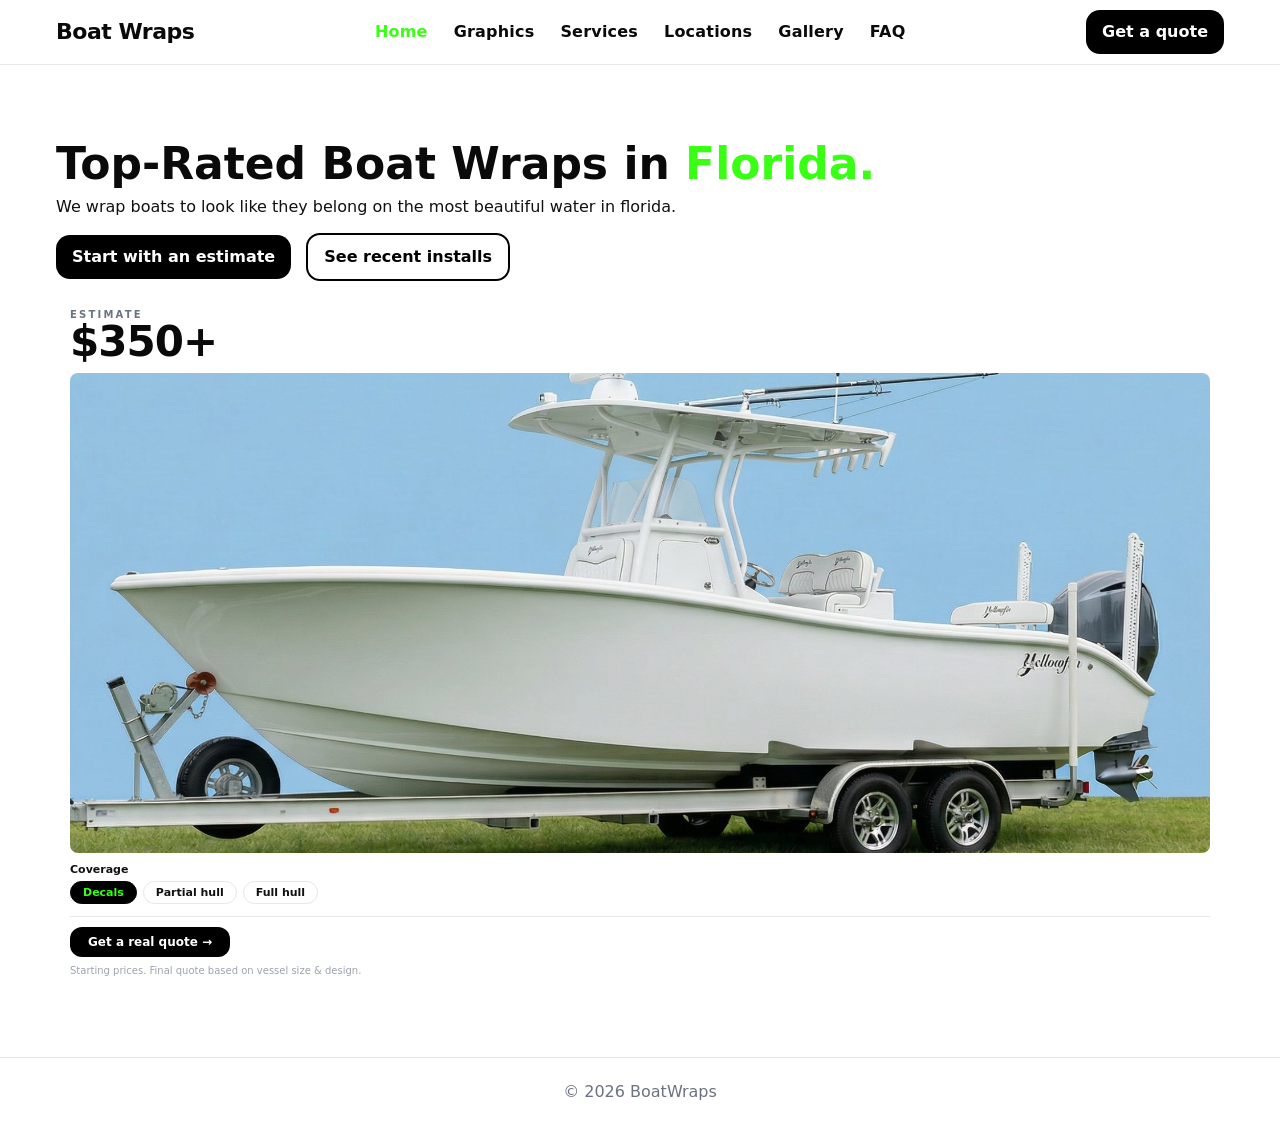
<file: index.html>
<!DOCTYPE html>
<html lang="en">
<head>
  <meta charset="UTF-8">
  <meta name="viewport" content="width=device-width, initial-scale=1.0">
  <title>Boat Wraps — Top Rated Boat Wraps in Florida</title>
  <link rel="stylesheet" href="styles.css">
  <style>
    #estimateFrame{
      width:100%; height:720px;
      border:0; display:block; overflow:hidden;
    }
    @media (max-width:1200px){ #estimateFrame{ height:760px !important; } }
    @media (max-width:900px){  #estimateFrame{ height:820px !important; } }
    @media (max-width:600px){  #estimateFrame{ height:900px !important; } }
  </style>
</head>
<body>

<header class="header">
  <div class="header-inner">
    <span class="logo" style="font-size:22px;font-weight:900;letter-spacing:-0.5px;">Boat Wraps</span>
    <nav class="nav">
      <a href="index.html">Home</a>
      <a href="graphics.html">Graphics</a>
      <a href="services.html">Services</a>
      <a href="area.html">Locations</a>
      <a href="gallery.html">Gallery</a>
      <a href="faq.html">FAQ</a>
    </nav>
    <a class="cta" href="contact.html">Get a quote</a>
  </div>
</header>

<main class="section">
  <section class="hero">
    <h1>Top-Rated Boat Wraps in <em>Florida.</em></h1>
    <p class="lead">We wrap boats to look like they belong on the most beautiful water in florida.</p>
    <p>
      <a class="cta" href="contact.html">Start with an estimate</a>
      <a class="cta ghost" href="gallery.html" style="background:transparent;border:2px solid #000;color:#000;margin-left:10px;">See recent installs</a>
    </p>
  </section>

  <section class="estimate-wrap">
    <iframe id="estimateFrame" src="price-estimate.html" scrolling="no"></iframe>
  </section>
</main>

<footer class="footer">
  © <script>document.write(new Date().getFullYear())</script> BoatWraps
</footer>

<script>
(function () {
  var path = (location.pathname.split('/').pop() || 'index.html')
    .split('?')[0].split('#')[0].toLowerCase();
  document.querySelectorAll('.nav a').forEach(function (a) {
    var href = (a.getAttribute('href') || '').split('?')[0].split('#')[0].toLowerCase();
    if (href === path || (path === '' && href === 'index.html')) {
      a.classList.add('active');
    }
  });
  if (path === 'contact.html') {
    var cta = document.querySelector('.cta');
    if (cta) cta.classList.add('active');
  }
})();
</script>
</body>
</html>
</file>
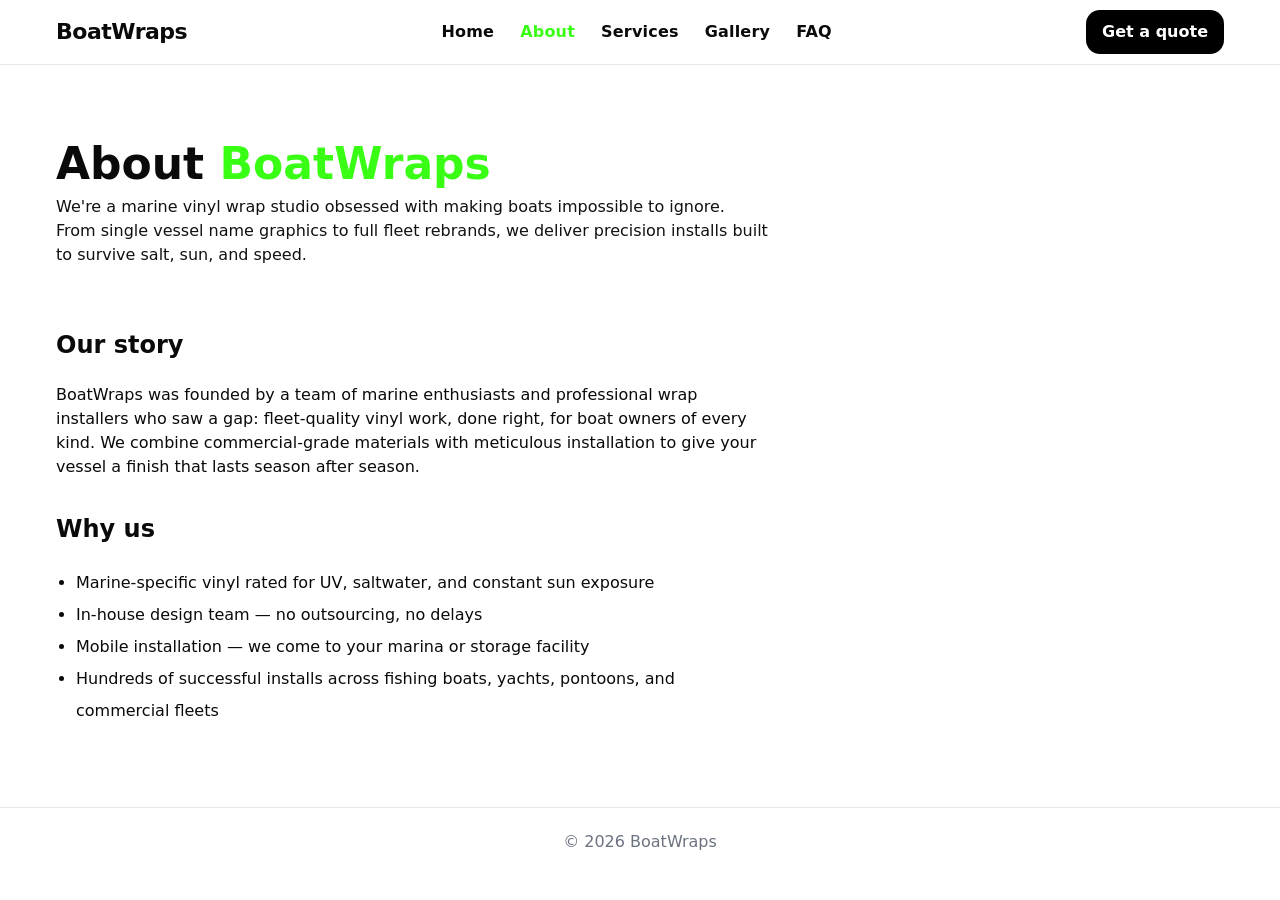
<file: about.html>
<!DOCTYPE html>
<html lang="en">
<head>
  <meta charset="UTF-8">
  <meta name="viewport" content="width=device-width, initial-scale=1.0">
  <title>About — BoatWraps</title>
  <link rel="stylesheet" href="styles.css">
</head>
<body>

<header class="header">
  <div class="header-inner">
    <span class="logo" style="font-size:22px;font-weight:900;letter-spacing:-0.5px;">BoatWraps</span>
    <nav class="nav">
      <a href="index.html">Home</a>
      <a href="about.html">About</a>
      <a href="services.html">Services</a>
      <a href="gallery.html">Gallery</a>
      <a href="faq.html">FAQ</a>
    </nav>
    <a class="cta" href="contact.html">Get a quote</a>
  </div>
</header>

<main class="section">
  <section class="hero">
    <h1>About <em>BoatWraps</em></h1>
    <p class="lead">We're a marine vinyl wrap studio obsessed with making boats impossible to ignore. From single vessel name graphics to full fleet rebrands, we deliver precision installs built to survive salt, sun, and speed.</p>
  </section>

  <section style="padding:24px 0;max-width:70ch;">
    <h2>Our story</h2>
    <p>BoatWraps was founded by a team of marine enthusiasts and professional wrap installers who saw a gap: fleet-quality vinyl work, done right, for boat owners of every kind. We combine commercial-grade materials with meticulous installation to give your vessel a finish that lasts season after season.</p>

    <h2 style="margin-top:32px;">Why us</h2>
    <ul style="padding-left:20px;line-height:2;">
      <li>Marine-specific vinyl rated for UV, saltwater, and constant sun exposure</li>
      <li>In-house design team — no outsourcing, no delays</li>
      <li>Mobile installation — we come to your marina or storage facility</li>
      <li>Hundreds of successful installs across fishing boats, yachts, pontoons, and commercial fleets</li>
    </ul>
  </section>
</main>

<footer class="footer">
  © <script>document.write(new Date().getFullYear())</script> BoatWraps
</footer>

<script>
(function () {
  var path = (location.pathname.split('/').pop() || 'index.html').split('?')[0].split('#')[0].toLowerCase();
  document.querySelectorAll('.nav a').forEach(function (a) {
    var href = (a.getAttribute('href') || '').split('?')[0].split('#')[0].toLowerCase();
    if (href === path || (path === '' && href === 'index.html')) a.classList.add('active');
  });
})();
</script>
</body>
</html>
</file>
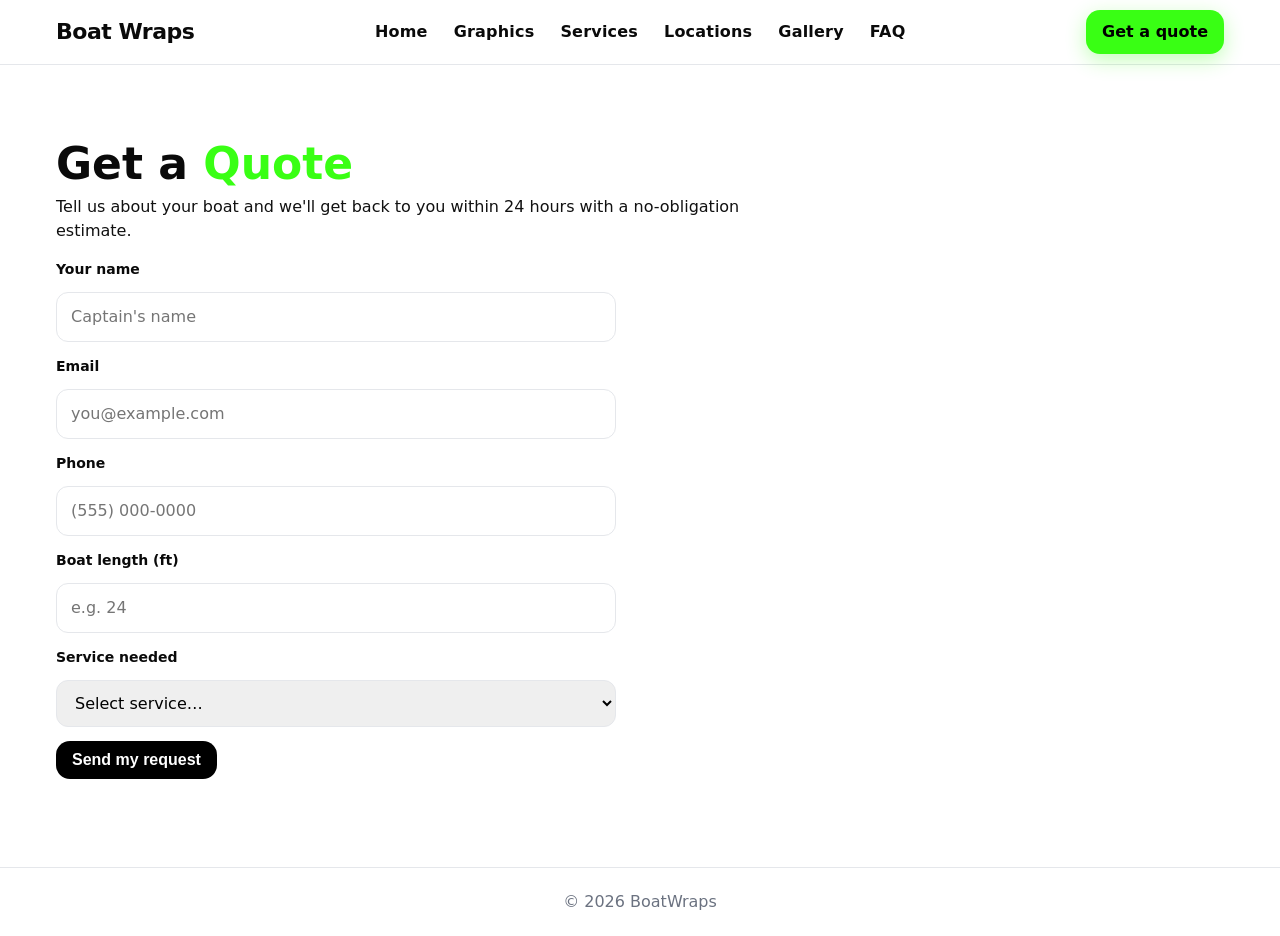
<file: contact.html>
<!DOCTYPE html>
<html lang="en">
<head>
  <meta charset="UTF-8">
  <meta name="viewport" content="width=device-width, initial-scale=1.0">
  <title>Get a Quote — BoatWraps</title>
  <link rel="stylesheet" href="styles.css">
</head>
<body>
<header class="header">
  <div class="header-inner">
    <span class="logo" style="font-size:22px;font-weight:900;letter-spacing:-0.5px;">Boat Wraps</span>
    <nav class="nav">
      <a href="index.html">Home</a>
      <a href="graphics.html">Graphics</a>
      <a href="services.html">Services</a>
      <a href="area.html">Locations</a>
      <a href="gallery.html">Gallery</a>
      <a href="faq.html">FAQ</a>
    </nav>
    <a class="cta" href="contact.html">Get a quote</a>
  </div>
</header>

<main class="section">
  <section class="hero">
    <h1>Get a <em>Quote</em></h1>
    <p class="lead">Tell us about your boat and we'll get back to you within 24 hours with a no-obligation estimate.</p>
  </section>

  <!-- STEP 1: Sign up free at formspree.io                          -->
  <!-- STEP 2: Create a new form — you'll get an ID like "xyzabcde" -->
  <!-- STEP 3: Replace YOUR_FORM_ID below with that ID               -->
  <form
    action="https://formspree.io/f/xlgoalba"
    method="POST"
    style="max-width:560px;display:grid;gap:14px;padding-bottom:48px;"
    id="quoteForm"
  >

    <div class="grid">
      <label style="font-weight:600;font-size:14px;">Your name</label>
      <input class="input" type="text" name="name" placeholder="Captain's name" required>
    </div>

    <div class="grid">
      <label style="font-weight:600;font-size:14px;">Email</label>
      <input class="input" type="email" name="email" placeholder="you@example.com" required>
    </div>

    <div class="grid">
      <label style="font-weight:600;font-size:14px;">Phone</label>
      <input class="input" type="tel" name="phone" placeholder="(555) 000-0000" required>
    </div>

    <div class="grid">
      <label style="font-weight:600;font-size:14px;">Boat length (ft)</label>
      <input class="input" type="number" name="length" placeholder="e.g. 24" min="8" max="200">
    </div>

    <div class="grid">
      <label style="font-weight:600;font-size:14px;">Service needed</label>
      <select class="input" name="service">
        <option value="">Select service…</option>
        <option>Full hull wrap</option>
        <option>Partial wrap / accent graphics</option>
        <option>Vessel lettering</option>
        <option>Fleet branding</option>
        <option>Sponsor graphics</option>
        <option>Wrap removal</option>
        <option>Not sure — need advice</option>
      </select>
    </div>

    <!-- Makes the email subject line readable in your inbox -->
    <input type="hidden" name="_subject" value="New BoatWraps Quote Request">

    <!-- Sends the user back to your contact page with ?sent=1 so the thank-you message shows -->
    <input type="hidden" name="_next" value="https://radomski13.github.io/BoatWraps/contact.html?sent=1">

    <button type="submit" class="cta" style="justify-self:start;border:none;cursor:pointer;font-size:16px;">Send my request</button>

    <p id="formMsg" style="display:none;color:var(--brand-green);font-weight:700;">
      Thanks! We'll be in touch within 24 hours.
    </p>

  </form>
</main>

<footer class="footer">
  © <script>document.write(new Date().getFullYear())</script> BoatWraps
</footer>

<script>
(function () {
  // Show success message if Formspree redirected back with ?sent=1
  if (window.location.search.includes('sent=1')) {
    document.getElementById('formMsg').style.display = 'block';
  }

  var path = (location.pathname.split('/').pop() || 'index.html').split('?')[0].split('#')[0].toLowerCase();
  document.querySelectorAll('.nav a').forEach(function (a) {
    var href = (a.getAttribute('href') || '').split('?')[0].split('#')[0].toLowerCase();
    if (href === path || (path === '' && href === 'index.html')) a.classList.add('active');
  });
  if (path === 'contact.html') {
    var cta = document.querySelector('.header .cta');
    if (cta) cta.classList.add('active');
  }
})();
</script>
</body>
</html>
</file>
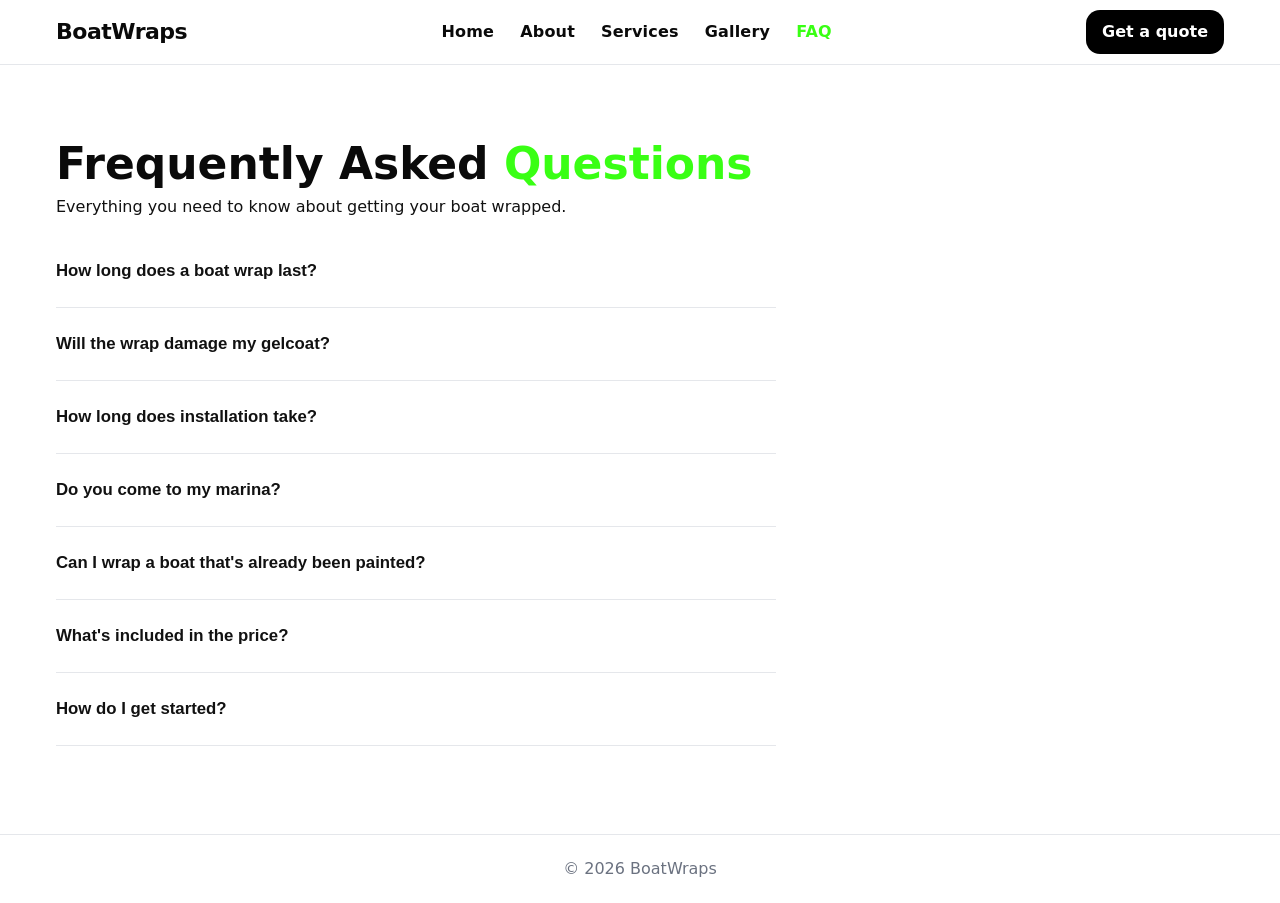
<file: faq.html>
<!DOCTYPE html>
<html lang="en">
<head>
  <meta charset="UTF-8">
  <meta name="viewport" content="width=device-width, initial-scale=1.0">
  <title>FAQ — BoatWraps</title>
  <link rel="stylesheet" href="styles.css">
</head>
<body>

<header class="header">
  <div class="header-inner">
    <span class="logo" style="font-size:22px;font-weight:900;letter-spacing:-0.5px;">BoatWraps</span>
    <nav class="nav">
      <a href="index.html">Home</a>
      <a href="about.html">About</a>
      <a href="services.html">Services</a>
      <a href="gallery.html">Gallery</a>
      <a href="faq.html">FAQ</a>
    </nav>
    <a class="cta" href="contact.html">Get a quote</a>
  </div>
</header>

<main class="section">
  <section class="hero">
    <h1>Frequently Asked <em>Questions</em></h1>
    <p class="lead">Everything you need to know about getting your boat wrapped.</p>
  </section>

  <div style="max-width:720px;padding-bottom:48px;">

    <div class="faq-item">
      <button class="faq-question">How long does a boat wrap last?</button>
      <div class="faq-answer"><p>With proper care, a marine-grade vinyl wrap typically lasts 5–7 years. Rinsing with fresh water after saltwater use and avoiding pressure washing directly on edges will maximize lifespan.</p></div>
    </div>

    <div class="faq-item">
      <button class="faq-question">Will the wrap damage my gelcoat?</button>
      <div class="faq-answer"><p>No — when installed and removed correctly, vinyl wraps protect gelcoat rather than damage it. We use professional-grade cast vinyl and removal techniques that leave your hull pristine.</p></div>
    </div>

    <div class="faq-item">
      <button class="faq-question">How long does installation take?</button>
      <div class="faq-answer"><p>Most single vessels are completed in one day. Larger yachts or multi-vessel fleet jobs may take 2–3 days. We'll give you a firm timeline with your quote.</p></div>
    </div>

    <div class="faq-item">
      <button class="faq-question">Do you come to my marina?</button>
      <div class="faq-answer"><p>Yes. We offer mobile installation and can work at your marina, boatyard, or dry storage facility. We handle the logistics — you just show up to the reveal.</p></div>
    </div>

    <div class="faq-item">
      <button class="faq-question">Can I wrap a boat that's already been painted?</button>
      <div class="faq-answer"><p>In most cases, yes. We'll inspect the surface condition during consultation. As long as the paint is well-adhered with no peeling or bubbling, vinyl wraps adhere cleanly over painted hulls.</p></div>
    </div>

    <div class="faq-item">
      <button class="faq-question">What's included in the price?</button>
      <div class="faq-answer"><p>Every quote includes design, print, laminate, and installation. There are no hidden fees — the number we give you is the number you pay.</p></div>
    </div>

    <div class="faq-item">
      <button class="faq-question">How do I get started?</button>
      <div class="faq-answer"><p>Hit the "Get a quote" button, fill in your boat details, and we'll be in touch within 24 hours with a no-obligation estimate.</p></div>
    </div>

  </div>
</main>

<footer class="footer">
  © <script>document.write(new Date().getFullYear())</script> BoatWraps
</footer>

<script>
(function () {
  var path = (location.pathname.split('/').pop() || 'index.html').split('?')[0].split('#')[0].toLowerCase();
  document.querySelectorAll('.nav a').forEach(function (a) {
    var href = (a.getAttribute('href') || '').split('?')[0].split('#')[0].toLowerCase();
    if (href === path || (path === '' && href === 'index.html')) a.classList.add('active');
  });

  document.querySelectorAll('.faq-question').forEach(function(btn){
    btn.addEventListener('click', function(){
      var answer = this.nextElementSibling;
      var isOpen = answer.style.maxHeight && answer.style.maxHeight !== '0px';
      document.querySelectorAll('.faq-answer').forEach(function(a){ a.style.maxHeight = '0px'; });
      document.querySelectorAll('.faq-question').forEach(function(b){ b.classList.remove('active'); });
      if(!isOpen){
        answer.style.maxHeight = answer.scrollHeight + 'px';
        this.classList.add('active');
      }
    });
  });
})();
</script>
</body>
</html>
</file>
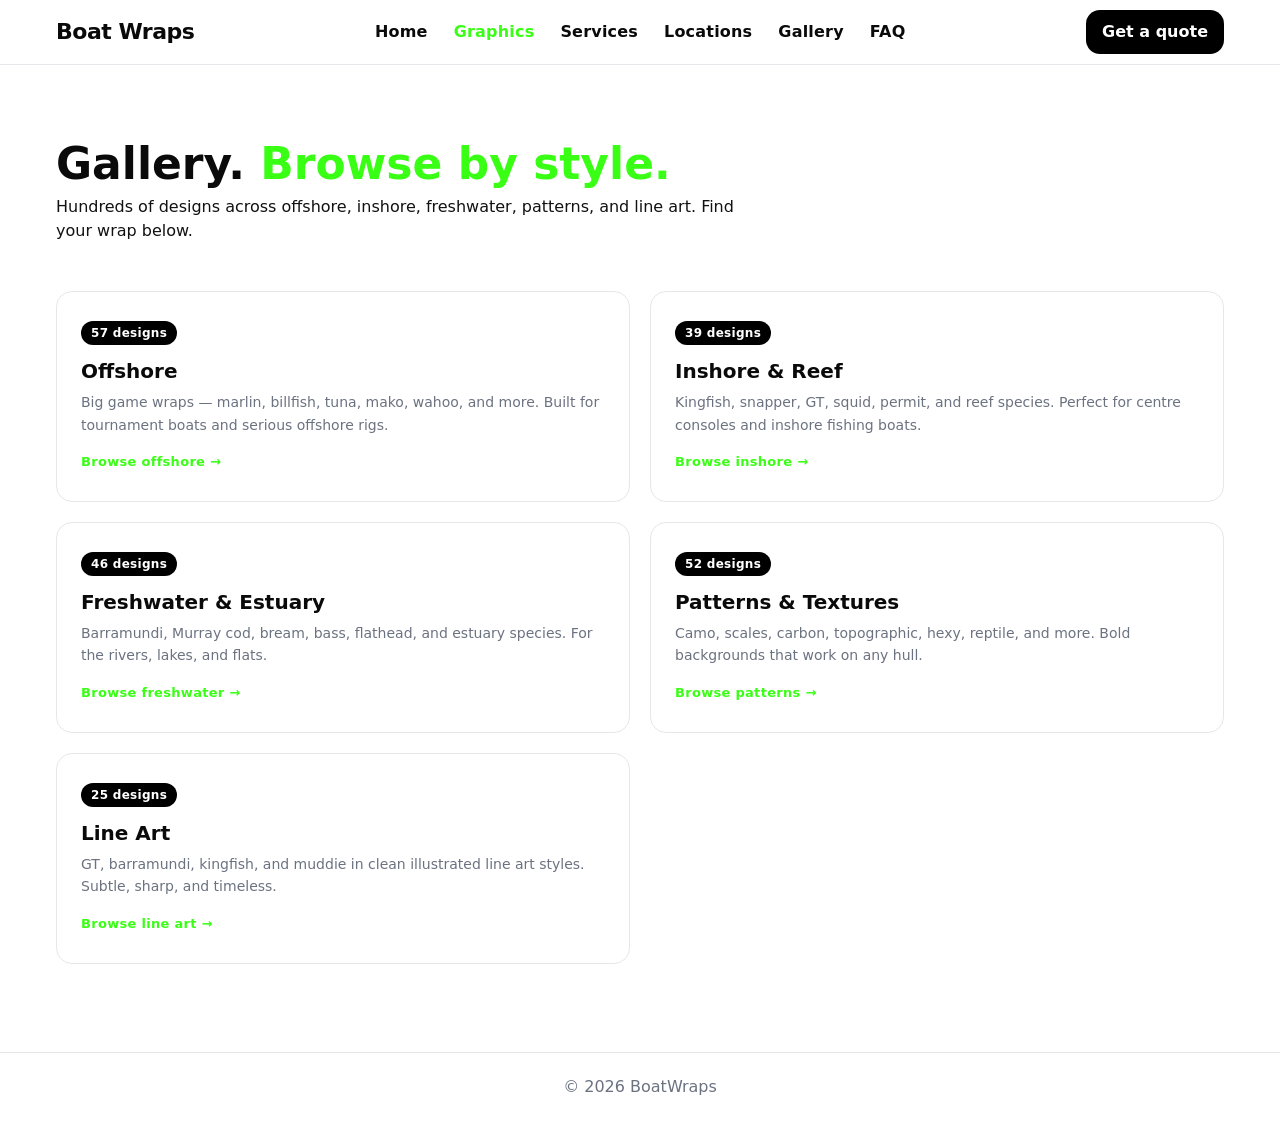
<file: graphics.html>
<!DOCTYPE html>
<html lang="en">
<head>
  <meta charset="UTF-8">
  <meta name="viewport" content="width=device-width, initial-scale=1.0">
  <title>Boat Graphics — Boat Wraps</title>
  <link rel="stylesheet" href="styles.css">
  <style>
    .gallery-hub {
      display: grid;
      grid-template-columns: 1fr 1fr;
      gap: 20px;
      padding: 32px 0 48px;
    }

    @media (max-width: 600px) {
      .gallery-hub { grid-template-columns: 1fr; }
    }

    .hub-card {
      display: block;
      text-decoration: none;
      border: 1px solid var(--border);
      border-radius: 16px;
      padding: 28px 24px;
      transition: box-shadow 0.15s ease, transform 0.15s ease, border-color 0.15s ease;
      color: var(--ink);
    }

    .hub-card:hover {
      box-shadow: 0 8px 24px rgba(0,0,0,0.08);
      transform: translateY(-2px);
      border-color: var(--brand-green);
    }

    .hub-card .count {
      display: inline-block;
      background: #000;
      color: #fff;
      font-size: 12px;
      font-weight: 700;
      padding: 3px 10px;
      border-radius: 999px;
      margin-bottom: 14px;
      letter-spacing: 0.3px;
    }

    .hub-card:hover .count {
      background: var(--brand-green);
      color: #000;
    }

    .hub-card h2 {
      font-size: 20px;
      font-weight: 900;
      margin: 0 0 8px;
      line-height: 1.2;
    }

    .hub-card p {
      font-size: 14px;
      color: var(--muted);
      margin: 0;
      line-height: 1.6;
    }

    .hub-card .arrow {
      display: inline-block;
      margin-top: 16px;
      font-size: 13px;
      font-weight: 700;
      color: var(--brand-green);
      letter-spacing: 0.3px;
    }
  </style>
</head>
<body>

<header class="header">
  <div class="header-inner">
    <span class="logo" style="font-size:22px;font-weight:900;letter-spacing:-0.5px;">Boat Wraps</span>
    <nav class="nav">
      <a href="index.html">Home</a>
      <a href="graphics.html">Graphics</a>
      <a href="services.html">Services</a>
      <a href="area.html">Locations</a>
      <a href="gallery.html">Gallery</a>
      <a href="faq.html">FAQ</a>
    </nav>
    <a class="cta" href="contact.html">Get a quote</a>
  </div>
</header>

<main class="section">
  <section class="hero">
    <h1>Gallery. <em>Browse by style.</em></h1>
    <p class="lead">Hundreds of designs across offshore, inshore, freshwater, patterns, and line art. Find your wrap below.</p>
  </section>

  <div class="gallery-hub">

    <a class="hub-card" href="/BoatWraps/offshore/index.html">
      <span class="count">57 designs</span>
      <h2>Offshore</h2>
      <p>Big game wraps — marlin, billfish, tuna, mako, wahoo, and more. Built for tournament boats and serious offshore rigs.</p>
      <span class="arrow">Browse offshore →</span>
    </a>

    <a class="hub-card" href="/BoatWraps/Inshore/index.html">
      <span class="count">39 designs</span>
      <h2>Inshore &amp; Reef</h2>
      <p>Kingfish, snapper, GT, squid, permit, and reef species. Perfect for centre consoles and inshore fishing boats.</p>
      <span class="arrow">Browse inshore →</span>
    </a>

    <a class="hub-card" href="/BoatWraps/Rivers/index.html">
      <span class="count">46 designs</span>
      <h2>Freshwater &amp; Estuary</h2>
      <p>Barramundi, Murray cod, bream, bass, flathead, and estuary species. For the rivers, lakes, and flats.</p>
      <span class="arrow">Browse freshwater →</span>
    </a>

    <a class="hub-card" href="/BoatWraps/SkinsCamo/index.html">
      <span class="count">52 designs</span>
      <h2>Patterns &amp; Textures</h2>
      <p>Camo, scales, carbon, topographic, hexy, reptile, and more. Bold backgrounds that work on any hull.</p>
      <span class="arrow">Browse patterns →</span>
    </a>

    <a class="hub-card" href="/BoatWraps/LineArt/index.html">
      <span class="count">25 designs</span>
      <h2>Line Art</h2>
      <p>GT, barramundi, kingfish, and muddie in clean illustrated line art styles. Subtle, sharp, and timeless.</p>
      <span class="arrow">Browse line art →</span>
    </a>

  </div>
</main>

<footer class="footer">
  © <script>document.write(new Date().getFullYear())</script> BoatWraps
</footer>

<script>
(function () {
  var path = (location.pathname.split('/').pop() || 'index.html').split('?')[0].split('#')[0].toLowerCase();
  document.querySelectorAll('.nav a').forEach(function (a) {
    var href = (a.getAttribute('href') || '').split('?')[0].split('#')[0].toLowerCase();
    if (href === path || (path === '' && href === 'index.html')) a.classList.add('active');
  });
})();
</script>

</body>
</html>
</file>
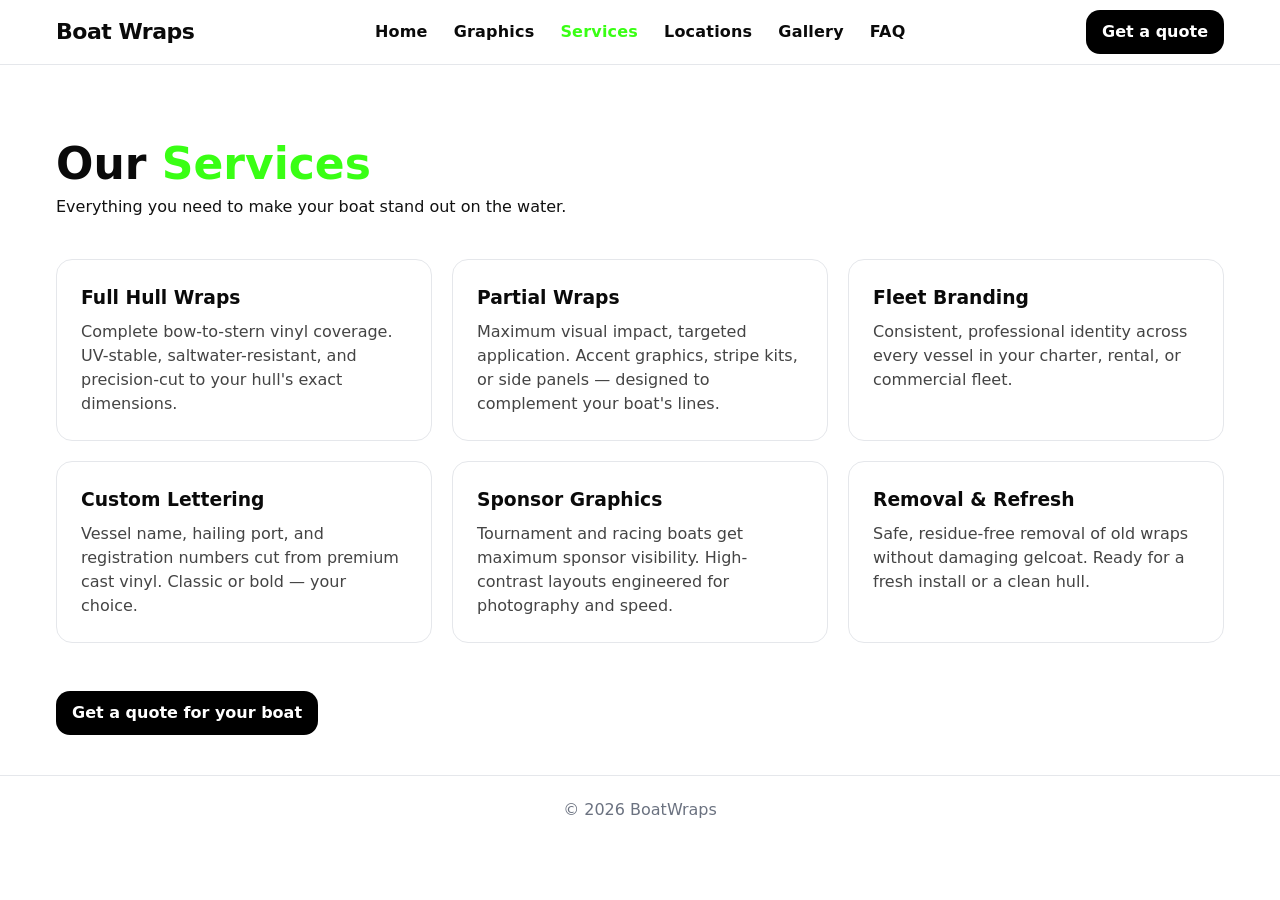
<file: services.html>
<!DOCTYPE html>
<html lang="en">
<head>
  <meta charset="UTF-8">
  <meta name="viewport" content="width=device-width, initial-scale=1.0">
  <title>Services — Boat Wraps</title>
  <link rel="stylesheet" href="styles.css">
</head>
<body>

<header class="header">
  <div class="header-inner">
    <span class="logo" style="font-size:22px;font-weight:900;letter-spacing:-0.5px;">Boat Wraps</span>
    <nav class="nav">
      <a href="index.html">Home</a>
      <a href="graphics.html">Graphics</a>
      <a href="services.html">Services</a>
      <a href="area.html">Locations</a>
      <a href="gallery.html">Gallery</a>
      <a href="faq.html">FAQ</a>
    </nav>
    <a class="cta" href="contact.html">Get a quote</a>
  </div>
</header>

<main class="section">
  <section class="hero">
    <h1>Our <em>Services</em></h1>
    <p class="lead">Everything you need to make your boat stand out on the water.</p>
  </section>

  <section class="services" style="display:grid;grid-template-columns:repeat(auto-fill,minmax(280px,1fr));gap:20px;padding:24px 0;">

    <div style="border:1px solid var(--border);border-radius:16px;padding:24px;">
      <h3 style="margin:0 0 8px;">Full Hull Wraps</h3>
      <p style="color:#444;margin:0;">Complete bow-to-stern vinyl coverage. UV-stable, saltwater-resistant, and precision-cut to your hull's exact dimensions.</p>
    </div>

    <div style="border:1px solid var(--border);border-radius:16px;padding:24px;">
      <h3 style="margin:0 0 8px;">Partial Wraps</h3>
      <p style="color:#444;margin:0;">Maximum visual impact, targeted application. Accent graphics, stripe kits, or side panels — designed to complement your boat's lines.</p>
    </div>

    <div style="border:1px solid var(--border);border-radius:16px;padding:24px;">
      <h3 style="margin:0 0 8px;">Fleet Branding</h3>
      <p style="color:#444;margin:0;">Consistent, professional identity across every vessel in your charter, rental, or commercial fleet.</p>
    </div>

    <div style="border:1px solid var(--border);border-radius:16px;padding:24px;">
      <h3 style="margin:0 0 8px;">Custom Lettering</h3>
      <p style="color:#444;margin:0;">Vessel name, hailing port, and registration numbers cut from premium cast vinyl. Classic or bold — your choice.</p>
    </div>

    <div style="border:1px solid var(--border);border-radius:16px;padding:24px;">
      <h3 style="margin:0 0 8px;">Sponsor Graphics</h3>
      <p style="color:#444;margin:0;">Tournament and racing boats get maximum sponsor visibility. High-contrast layouts engineered for photography and speed.</p>
    </div>

    <div style="border:1px solid var(--border);border-radius:16px;padding:24px;">
      <h3 style="margin:0 0 8px;">Removal & Refresh</h3>
      <p style="color:#444;margin:0;">Safe, residue-free removal of old wraps without damaging gelcoat. Ready for a fresh install or a clean hull.</p>
    </div>

  </section>

  <p style="margin-top:24px;">
    <a class="cta" href="contact.html">Get a quote for your boat</a>
  </p>
</main>

<footer class="footer">
  © <script>document.write(new Date().getFullYear())</script> BoatWraps
</footer>

<script>
(function () {
  var path = (location.pathname.split('/').pop() || 'index.html').split('?')[0].split('#')[0].toLowerCase();
  document.querySelectorAll('.nav a').forEach(function (a) {
    var href = (a.getAttribute('href') || '').split('?')[0].split('#')[0].toLowerCase();
    if (href === path || (path === '' && href === 'index.html')) a.classList.add('active');
  });
})();
</script>
</body>
</html>
</file>
<file: styles.css>
:root{
  --brand-green:#39ff14;
  --ink:#0a0a0a;
  --muted:#6b7280;
  --bg:#ffffff;
  --border:#e5e7eb;
  --green-filter:brightness(0) saturate(100%) invert(71%) sepia(98%) saturate(694%) hue-rotate(66deg) brightness(109%) contrast(105%);
}
*{box-sizing:border-box}
html,body{margin:0;padding:0;background:var(--bg);color:var(--ink);font:16px/1.5 system-ui,-apple-system,Segoe UI,Roboto,Inter,Arial,sans-serif;overflow-x:hidden}
img{max-width:100%;height:auto;display:block}

.header{position:sticky;top:0;z-index:50;background:#fff;border-bottom:1px solid var(--border)}
.header-inner{max-width:1200px;margin:0 auto;display:flex;align-items:center;gap:28px;padding:10px 16px}
.logo{height:34px;width:auto}

.nav{display:flex;justify-content:center;gap:26px;flex:1}
.nav a{position:relative;color:var(--ink);text-decoration:none;font-weight:800;letter-spacing:.2px;transition:color .2s ease;}
.nav a:hover{color:var(--brand-green)}
.nav a.active{color:var(--brand-green)}

.cta{display:inline-flex;align-items:center;justify-content:center;padding:10px 16px;border-radius:14px;background:#000;color:#fff;text-decoration:none;font-weight:900;transition:background .2s ease,color .2s ease,box-shadow .2s ease}
.header .cta:hover,.header .cta.active{background:var(--brand-green);color:#000;box-shadow:0 6px 20px rgba(57,255,20,.3)}

.section{max-width:1200px;margin:28px auto;padding:0 16px}
.lead{color:#111;max-width:70ch}

.hero{padding:48px 0}
.hero h1{font-size:clamp(28px,5.5vw,44px);line-height:1.05;margin:0 0 8px;font-weight:700}
.hero h1 em{font-style:normal;color:var(--brand-green)}
.hero p{margin:0 0 14px}

.grid{display:grid;grid-template-columns:1fr;gap:12px}
.input{padding:12px 14px;border:1px solid var(--border);border-radius:12px;font:inherit}
.input:focus{outline:none;border-color:var(--brand-green);box-shadow:0 0 0 4px rgba(57,255,20,.2)}

#estimateFrame{width:100%;border:0;overflow:hidden;display:block;min-height:560px}

.footer{border-top:1px solid var(--border);padding:22px 16px;text-align:center;color:var(--muted);margin-top:40px}

/* Gallery */
.gallery{display:grid;grid-template-columns:repeat(auto-fill,minmax(220px,1fr));gap:14px}
.gl-thumb{border-radius:12px;border:1px solid var(--border);transition:transform .15s ease, box-shadow .15s ease}
.gl-thumb:hover{transform:translateY(-2px);box-shadow:0 8px 22px rgba(0,0,0,.08)}

/* Lightbox */
.lightbox{position:fixed;inset:0;background:rgba(0,0,0,.85);display:flex;align-items:center;justify-content:center;opacity:0;pointer-events:none;transition:.2s ease;padding:24px;z-index:80}
.lightbox.open{opacity:1;pointer-events:auto}
.lightbox img{max-width:min(96vw,1400px);max-height:86vh;border-radius:14px}
.lb-close{position:absolute;top:16px;right:18px;background:#000;color:#fff;border:0;border-radius:10px;padding:8px 12px;font-size:28px;line-height:1;cursor:pointer}
.lb-close:hover{background:var(--brand-green);color:#000}

/* Phone styling */
.phone-link{color:var(--brand-green);font-weight:800;text-decoration:none}
.phone-link:hover{text-decoration:underline}

/* Fixed Social buttons */
.social-fixed{position:fixed;right:14px;top:50%;transform:translateY(-50%);display:flex;flex-direction:column;gap:10px;z-index:70}
.social-fixed a{--size:46px;width:var(--size);height:var(--size);border-radius:12px;background:#000;color:#fff;display:flex;align-items:center;padding:6px 10px;gap:10px;text-decoration:none;overflow:hidden;box-shadow:0 4px 14px rgba(0,0,0,.25);transition:width .18s ease, box-shadow .18s ease}
.social-fixed a:hover{width:170px;box-shadow:0 10px 24px rgba(57,255,20,.28)}
.social-fixed img.icon{width:26px;height:26px;display:block;filter:brightness(0) invert(1)}
.social-fixed .label{white-space:nowrap;font-weight:800;letter-spacing:.2px;color:#fff}
.social-fixed a:hover .label{color:var(--brand-green)}
.social-fixed a:hover img.icon{filter:var(--green-filter)}

@media (max-width:820px){
  .social-fixed{right:10px;bottom:18px;top:auto;transform:none}
  .social-fixed a{--size:44px}
  .social-fixed a:hover{width:150px}
  .nav{gap:18px}
  .hero h1{font-size:clamp(26px,6.5vw,38px)}
}

.hero { padding-bottom: 0 !important; margin-bottom: 0 !important; }
.hero p:last-child { margin-bottom: 0 !important; }
.estimate-wrap { margin-top: 12px !important; padding-top: 0 !important; }
.hero{
  min-height: auto !important;
  height: auto !important;
  padding-bottom: 16px !important;
  margin-bottom: 0 !important;
  display: block !important;
}
.estimate-wrap{
  margin-top: 0 !important;
  padding-top: 0 !important;
}

/* FAQ Accordion */
.faq-item {
  border-bottom: 1px solid #e5e7eb;
  padding: 12px 0;
}
.faq-question {
  width: 100%;
  background: none;
  border: none;
  padding: 14px 0;
  font-size: 1.05rem;
  font-weight: 600;
  text-align: left;
  cursor: pointer;
  color: #111;
  transition: color 0.2s ease;
}
.faq-question:hover { color: #10ff6a; }
.faq-question.active { color: #10ff6a; }
.faq-answer {
  max-height: 0;
  overflow: hidden;
  transition: max-height 0.3s ease;
}
.faq-answer p {
  margin: 0 0 14px;
  color: #444;
}

/* Lightbox */
.lightbox {
  position: fixed;
  inset: 0;
  background: rgba(0,0,0,0.85);
  display: flex;
  align-items: center;
  justify-content: center;
  opacity: 0;
  pointer-events: none;
  transition: opacity 0.25s ease;
  z-index: 9999;
}
.lightbox img {
  max-width: 92%;
  max-height: 92%;
  border-radius: 12px;
  box-shadow: 0 20px 60px rgba(0,0,0,.4);
}
.lightbox.active {
  opacity: 1;
  pointer-events: auto;
}
.services img { cursor: pointer; }

/* Mobile header fix */
@media (max-width: 760px){
  .header-inner{
    display:grid !important;
    grid-template-columns: 1fr auto;
    grid-template-areas:
      "logo cta"
      "nav  nav";
    align-items:center;
    gap:10px 12px;
  }
  .header-inner .logo{
    grid-area: logo;
    max-width: 190px;
    height:auto;
  }
  .header-inner .cta{
    grid-area: cta;
    white-space: nowrap;
    padding: 10px 14px;
    font-size: 14px;
    border-radius: 999px;
  }
  .header-inner .nav{
    grid-area: nav;
    width:100%;
    display:flex;
    flex-wrap: wrap;
    gap: 10px 14px;
    justify-content: center;
    padding-bottom: 6px;
  }
  .header-inner .nav a{
    padding: 6px 8px;
    font-size: 14px;
  }
}
</file>
